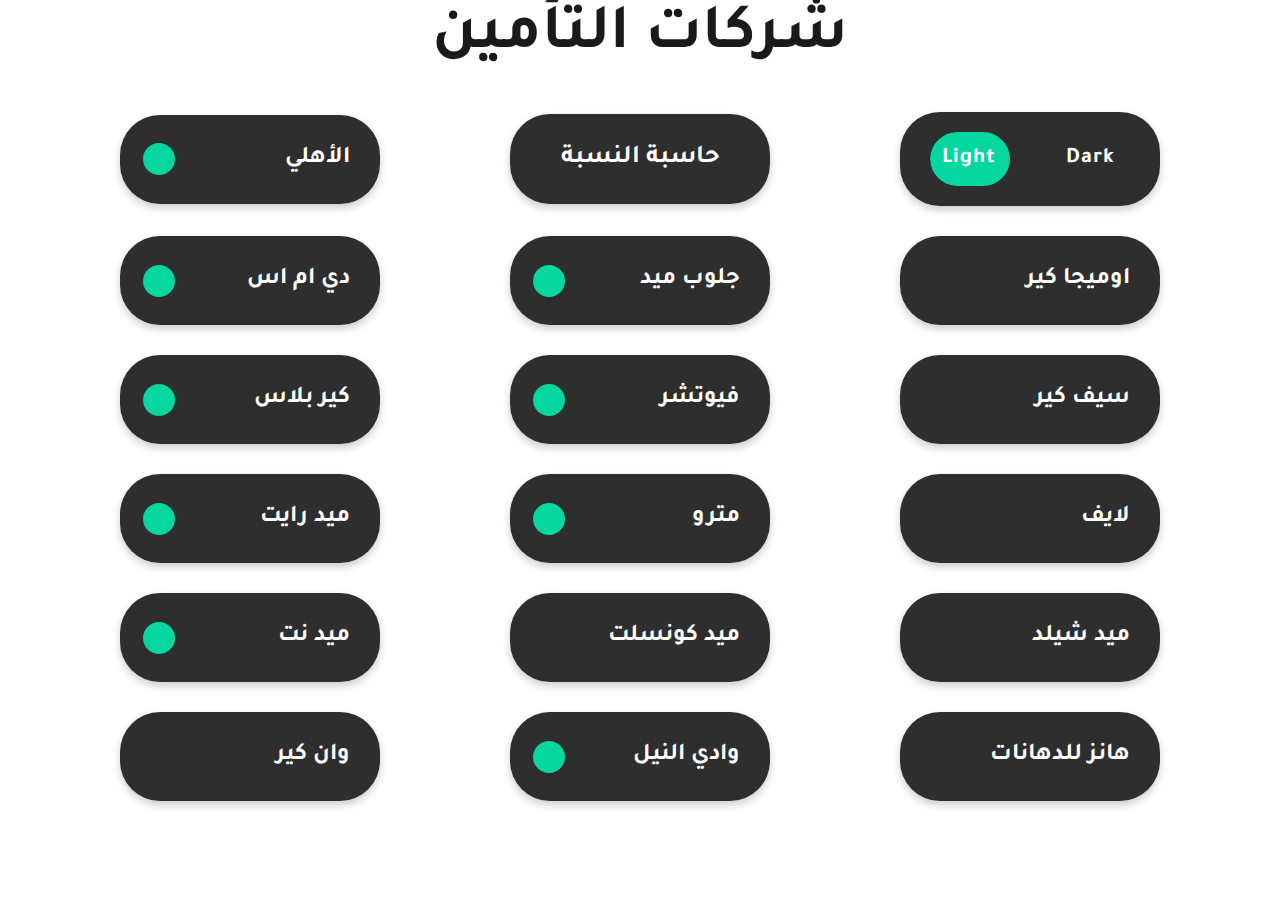
<file: index.html>
<!DOCTYPE html>
<html lang="ar" dir="rtl" data-theme='dark'>
  <head>
    <meta charset="UTF-8" />
    <meta name="viewport" content="width=device-width, initial-scale=1.0" />
    <title>شركات التأمين</title>
    <link rel="shortcut icon" href="/favicon.ico" />
    <link rel="icon" sizes="16x16 32x32 64x64" href="/favicon.ico" />
    <link rel="stylesheet" href="./style/main.css" />
    <link rel="manifest" href="manifest.webmanifest" />
    <link rel="apple-touch-icon" href="./icons/icon-192x192.png" />
    <link rel="apple-touch-icon" href="./icons/icon-256x256.png" />
    <link rel="apple-touch-icon" href="./icons/icon-384x384.png" />
    <link rel="apple-touch-icon" href="./icons/icon-512x512.png" />
    <meta name="apple-mobile-web-app-status-bar" content="#fff" />
    <meta name="theme-color" content="#fff" />
  </head>
  <body>
    <h1>شركات التأمين</h1>
    <div class="cards-wrab">

      <div class="card dark-mode-button">
        <div class="switch-button">
          <input name="theme" class="switch-button-checkbox" type="checkbox" id="dn"></input>
          <label class="switch-button-label" for=""><span class="switch-button-label-span">Light</span></label>
        </div>
      </div>


      <a href="percentage-calculator/index.html" class="card button">
        حاسبة النسبة
      </a>

      
      <div
        data-mobile="123456"
        data-address="شركة / الاهلي للخدمات الطبية
            :  
      57 ش مراد مبنى الجامعة - الدور 12 – الجيزة "
        class="card trigger"
      >
        <p class="company-name">الأهلي</p>
        <span class="btn-link ind" link="https://nicedeer.net/Account/Login">
        
        </span> <!--span link-->
        
      </div>

      <div
        data-mobile=""
        data-address="شركة / اوميجا كير للخدمات الطبيه:
      4أ/2 شارع سيد ندا – أمام بترو أمير – الاسيلكي – المعادي
      "
        class="card trigger"
      >
        <p class="company-name">اوميجا كير</p>
        <span class="ind stop"></span>
      </div>

      <div
        data-mobile=""
        data-address="شركة / جلوب ميد مصر:
      75 شارع 15 – المعادي 
      "
        class="card trigger"
      >
        <p class="company-name">جلوب ميد</p>
        <span class="btn-link ind" link="https://i-care.globemedegypt.com:8034/Index.cfm">  
        </span> <!--span link-->
        <ind></ind>
        
      </div>

      <div
        data-mobile=""
        data-address="شركة / الماسية ( دايموند للخدمات الطبية) (D.M.S) : 
      12ش عبد العظيم عوض الله متفرع من ميدان الحجاز - مصر الجديدة
      "
        class="card trigger"
      >
        <p class="company-name">دي ام اس</p>
        <span class="btn-link ind" link="https://www.dms-eg.net/Pharmacy/Pharmacy">
         
        </span> <!--span link-->
        
      </div>
      
      <div
        data-mobile="0225989160"
        data-address="شركة / سيف هيلث كير للخدمات الطبية:
      1 ش ميدان المحطة – عمارة معادي بالاس – دور 8 شقة 801
      "
        class="card trigger"
      >
        <p class="company-name">سيف كير</p>
        <span class="btn-link ind stop" link="https://nicedeer.net/Account/Login">
          
        </span> <!--span link-->
        
      </div>

      <div
        data-mobile=""
        data-address="شركة / المستقبل للرعاية الصحية ( فيوتشر هيلث كير ):
      12 شارع نادي الصيد الدور الثالث – الدقي – الجيزة
      "
        class="card trigger"
      >
        <p class="company-name">فيوتشر</p>
        <span class="btn-link ind link="https://nicedeer.net/Account/Login">
          
        </span> <!--span link-->
       
      </div>

      <div
        data-mobile=""
        data-address="شركة / كير بلس للرعاية الطبية:
      3 ش مصدق بالدقي – الدور 17/18 – الجيزة
      "
        class="card trigger"
      >
        <p class="company-name">كير بلاس</p>
        <span class="ind"></span>
      </div>
      <div
        data-mobile=""
        data-address="شركه لايف للخدمات الصحيه:
      1 شارع محمد شكري –العجوزه-الجيزه
      "
        class="card trigger"
      >
        <p class="company-name">لايف</p>
        <span class="btn-link ind stop" link="http://lifehc.com.eg/defaultSys.aspx">
 
        </span> <!--span link-->
        
      </div>

      <div
        data-mobile=""
        data-address="شركة / المركز الطبي لسكك حديد مصر:
      50 شارع الجلاء – الأزبكية – القاهرة
      "
        class="card trigger"
      >
        <p class="company-name">مترو</p>
        <span class="ind"></span>
      </div>

      <div
        data-mobile=""
        data-address="شركة / ميدرايت: 5ج/5 ش احمد كامل اللاسلكي – الدور الثاني – المعادي الجديدة – القاهرة
"
        class="card trigger"
      >
        <p class="company-name">ميد رايت</p>
        <span class="btn-link ind" link="http://onlinesystem.med-right.com/ETPAWebApplication/login?ReturnUrl=%2fETPAWebApplication%2fETPA%2fprofile">
          
        </span> <!--span link-->
        
      </div>

      <div
        data-mobile=""
        data-address="شركة / ميد شيلد لادارة الخدمات الطبية :
      مبني المجلس العربي للطفوله والتنميه بجوار مسجد الايمان— الدور 9 — مكرم عبيد— مدينه نصر
      "
        class="card trigger"
      >
        <p class="company-name">ميد شيلد</p>
        <span class="ind stop"></span>
      </div>

      <div
        data-mobile=""
        data-address="شركة / ميد كونسلت للاستشارات الطبية:
      5 شارع المقريزي – الزمالك – القاهرة
      "
        class="card trigger"
      >
        <p class="company-name">ميد كونسلت</p>
        <span class="ind stop"></span>
      </div>

      <div
        data-mobile=""
        data-address="شركة / ميد نت:
      8 شارع عبد السلام زكي – الكوربة – هليوبليس – القاهرة
      "
        class="card trigger"
      >
        <p class="company-name">ميد نت</p>
        <span class="btn-link ind" link="https://online.mednet-egypt.com/MedNeXtOnline/faces/pages/login.jspx">
         
        </span> <!--span link-->
        
      </div>

      <div
        data-mobile=""
        data-address="الشركة المصرية الألمانية هانز للدهانات والكيماويات/ 193 المجاوره الثانية الحي السادس عشر - الشيخ زايد"
        class="card trigger"
      >
        <p class="company-name">هانز للدهانات</p>
        <span class="ind stop"></span>
      </div>

      <div
        data-mobile="123"
        data-address="شركة / وادي النيل للخدمات الطبية والعلاجية (اللوتس ):
      28 ش الشهيد علي صالح – الماظه – خلف السوبر جيت – مصر الجديدة – القاهرة
      "
        class="card trigger"
      >
        <p class="company-name">وادي النيل</p>

        <span class="btn-link ind" link="http://196.218.153.11:930/FrmHome.aspx">
          
        </span> <!--span link-->
        
      </div>

      <div
        data-mobile="01277778668 / 01282997122"
        data-address="شركة وان كير للرعاية الصحية/ كورنيش المعادي مدخل 2 - شارع 3 - عمارة 3"
        class="card trigger"
      >
        <p class="company-name">وان كير</p>
        <span class="ind stop"></span>
        
      </div>

    </div>

    <div class="modal hidden">
      <button class="close-modal">&times;</button>
      <h1 id="title"></h1>
      <ul>
        <li id="mobile" title="الخط الساخن/رقم الموافقات"></li>
        <li id="address" title="العنوان"></li>
      </ul>
    </div>
    <div class="overlay hidden"></div>
<script src="./dark-mode.js"></script>
    <script src="app.js"></script>
  </body>
</html>
</file>
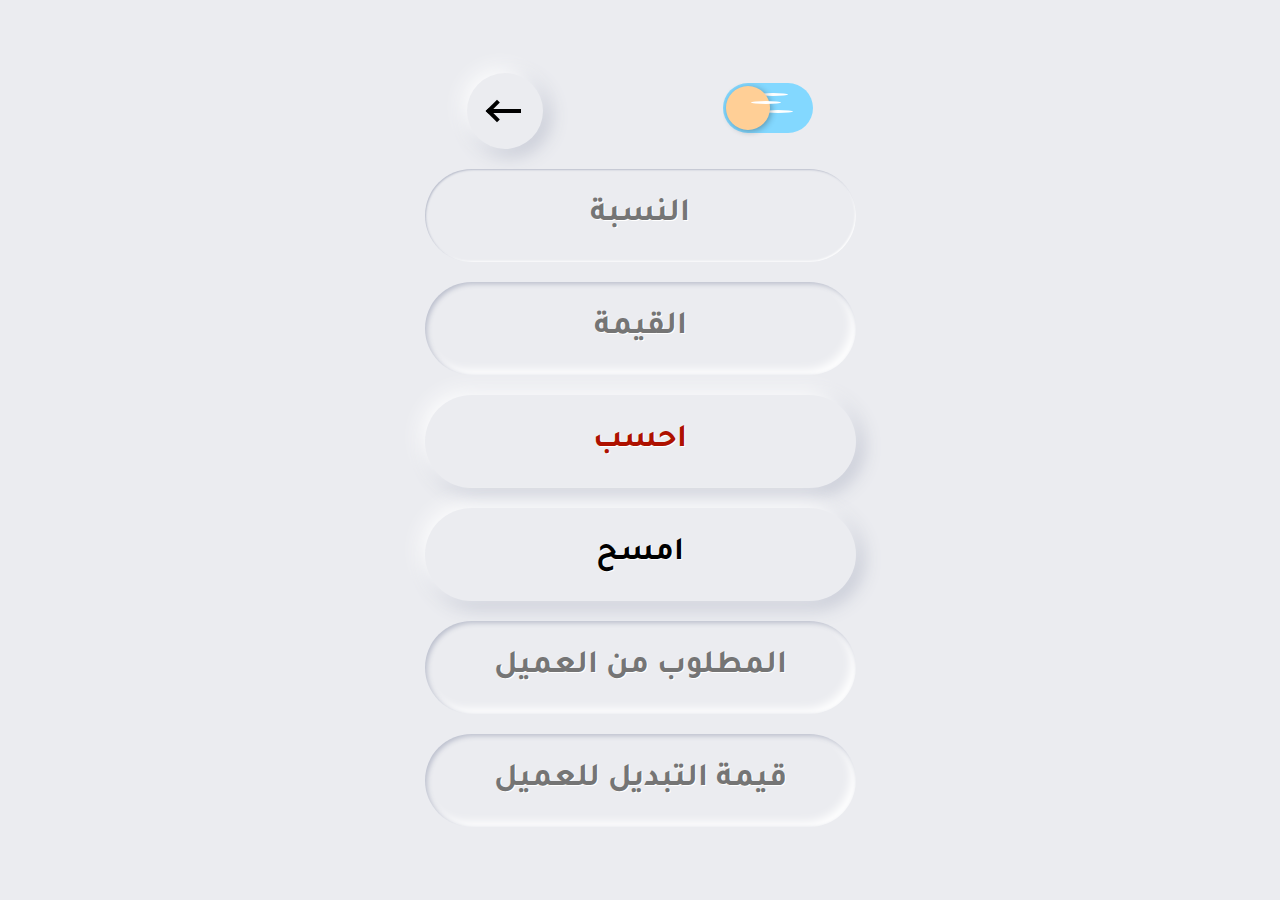
<file: percentage-calculator/index.html>
<!DOCTYPE html>
<html lang="en">
  <head>
    <meta charset="UTF-8" />
    <meta
      name="viewport"
      content="width=device-width, initial-scale=1.0"
    />
    <title>حاسبة النسبة</title>
    <link rel="shortcut icon" href="/favicon.ico" />
    <link rel="icon" sizes="16x16 32x32 64x64" href="/favicon.ico" />
    <link rel="stylesheet" href="./style/style.css" />
  </head>
  <body>
    <div class="calc-container">
      <div class="top-buttons">
        <button
          onclick="parent.location='https://dr-emad.pages.dev/'"
          class="back-btn"
        >
          <span class="gg-arrow-left"></span>
        </button>
        <div class="toggleWrapper">
          <input name="theme" type="checkbox" class="dn" id="dn" />
          <label for="dn" class="toggle">
            <span class="toggle_handler">
              <span class="crater crater--1"></span>
              <span class="crater crater--2"></span>
              <span class="crater crater--3"></span>
            </span>
            <span class="star star--1"></span>
            <span class="star star--2"></span>
            <span class="star star--3"></span>
            <span class="star star--4"></span>
            <span class="star star--5"></span>
            <span class="star star--6"></span>
          </label>
        </div>
      </div>
      <form>
        <div class="input">
          <label>
            <input
              type="number"
              placeholder="النسبة"
              id="percent"
              maxlength="2"
              autocomplete="off"
            />
          </label>
          <label>
            <input
              type="number"
              placeholder="القيمة"
              id="amount"
              maxlength="4"
              autocomplete="off"
            />
          </label>
          <button class="special-font-clr" id="calcBt" type="button">
            احسب
          </button>
        </div>
        <div class="output">
          <button id="deleteBt" type="reset">امسح</button>
          <label>
            <input
              type="number"
              class="result special-font-clr"
              placeholder="المطلوب من العميل"
              id="agentResult"
              value=""
              readonly
            />
          </label>
          <label>
            <input
              type="number"
              class="result special-font-clr"
              placeholder="قيمة التبديل للعميل"
              id="exchangeAmount"
              value=""
              readonly
            />
          </label>
        </div>
      </form>
    </div>
    <script src="./dark-mode.js"></script>
    <script src="./app.js"></script>
  </body>
</html>
</file>
<file: style/main.css>
@import url("https://fonts.googleapis.com/css2?family=Tajawal:wght@400;700&display=swap");
html {
  --background: #fff;
  --font-color: #1a1a1a;
  --font-color-model: #f34c4c;
  --light-grey: #e5e5e5;
  --light-green: #06d6a0;
  --light-red: #f34c4c;
  --light-yellow: #ffb73b;
  --dark-gray-color: #2e2e2e;
  --moov-color: #6c63ff;
}

html[data-theme='dark'] {
  --primary: #bb86fc;
  --primary-varient: #3700b3;
  --secondary: #03dac6;
  --font-color-model: #06d6a0;
  --background: #1a1a1a;
  --font-color: #fff;
  --light-grey: #353535;
  --light-green: #06d6a0;
  --light-yellow: #ffb73b;
  --dark-gray-color: #2e2e2e;
  --light-red: #f34c4c;
}

*::after,
*::before {
  -webkit-box-sizing: border-box;
          box-sizing: border-box;
}

* {
  margin: 0;
  padding: 0;
}

html {
  background-size: cover;
  width: 100%;
  height: 100%;
  background: var(--background);
  font-family: 'tajawal';
}

.ind {
  position: absolute;
  left: 15%;
  top: 50%;
  -webkit-transform: translate(-50%, -50%);
          transform: translate(-50%, -50%);
  width: 2em;
  height: 2em;
  background-color: currentColor;
  border-radius: 50%;
  color: var(--light-green);
}

.special {
  color: var(--light-yellow);
}

.stop {
  left: 10%;
  top: 34%;
  color: var(--light-red);
  opacity: 0;
  -webkit-animation: 1s linear infinite ind;
  animation: 1s linear infinite ind;
}

@-webkit-keyframes ind {
  0% {
    -webkit-transform: scale(0);
            transform: scale(0);
  }
  50% {
    opacity: 1;
    -webkit-transform: none;
            transform: none;
  }
  100% {
    opacity: 1;
    -webkit-transform: none;
            transform: none;
  }
}

@keyframes ind {
  0% {
    -webkit-transform: scale(0);
            transform: scale(0);
  }
  50% {
    opacity: 1;
    -webkit-transform: none;
            transform: none;
  }
  100% {
    opacity: 1;
    -webkit-transform: none;
            transform: none;
  }
}

h1 {
  font-size: 4em;
  text-align: center;
  color: var(--font-color);
  font-weight: bold;
}

.cards-wrab {
  margin: 20px;
  display: -webkit-box;
  display: -ms-flexbox;
  display: flex;
  -webkit-box-pack: space-evenly;
      -ms-flex-pack: space-evenly;
          justify-content: space-evenly;
  -ms-flex-wrap: wrap;
      flex-wrap: wrap;
  -webkit-box-align: center;
      -ms-flex-align: center;
          align-items: center;
  align-items: center;
}

.card {
  position: relative;
  margin: 15px 30px;
  padding: 30px;
  width: 100%;
  max-width: 200px;
  border-radius: 40px;
  -webkit-box-shadow: 0 4px 8px 0 rgba(0, 0, 0, 0.2);
          box-shadow: 0 4px 8px 0 rgba(0, 0, 0, 0.2);
  -webkit-transition: 0.3s;
  transition: 0.3s;
  display: -webkit-box;
  display: -ms-flexbox;
  display: flex;
  -webkit-box-pack: justify;
      -ms-flex-pack: justify;
          justify-content: space-between;
  -webkit-box-align: center;
      -ms-flex-align: center;
          align-items: center;
  background-color: var(--dark-gray-color);
  cursor: pointer;
  -webkit-transition: 0.4s;
  transition: 0.4s;
}

.card p {
  font-size: 1.5em;
  color: white;
  font-weight: bold;
}

.card:hover {
  -webkit-transform: scale(1.03, 1.03);
          transform: scale(1.03, 1.03);
  -webkit-box-shadow: 0 8px 16px 0 rgba(0, 0, 0, 0.2);
          box-shadow: 0 8px 16px 0 rgba(0, 0, 0, 0.2);
}

.button {
  display: block;
  color: white;
  text-decoration: none;
  font-size: 1.6em;
  font-weight: bold;
  text-align: center;
}

@media only screen and (max-width: 715px) {
  h1 {
    font-size: 3em;
    margin: 25px 0;
  }
  .ind {
    width: 1em;
    height: 1em;
  }
  .cards-wrab {
    margin: 0;
    width: 100%;
    max-width: 100%;
    -webkit-box-pack: center;
        -ms-flex-pack: center;
            justify-content: center;
  }
  .dark-mode-button {
    padding: 0;
    max-height: 9px;
  }
  .button {
    font-size: 1em;
  }
  .card {
    padding: 15px;
    max-width: 130px;
    margin: 15px 10px;
  }
  .card p {
    font-size: 1.1em;
    white-space: nowrap;
  }
}

.show-modal {
  font-size: 2rem;
  font-weight: 600;
  padding: 1.75rem 3.5rem;
  margin: 5rem 2rem;
  border: none;
  background-color: #fff;
  color: #444;
  border-radius: 10rem;
  cursor: pointer;
}

.close-modal {
  position: absolute;
  top: 0;
  right: 1.5rem;
  font-size: 6em;
  color: #333;
  cursor: pointer;
  border: none;
  background: none;
}

.close-modal:hover {
  color: var(--light-red);
}

#title {
  font-size: 3rem;
  margin-bottom: 2rem;
  font-weight: bold;
}

p {
  font-size: 1.8rem;
}

/* -------------------------- */
/* CLASSES TO MAKE MODAL WORK */
.hidden {
  display: none;
}

.modal {
  position: absolute;
  top: 50%;
  left: 50%;
  -webkit-transform: translate(-50%, -50%);
          transform: translate(-50%, -50%);
  width: 100%;
  max-width: 40vw;
  background-color: var(--background);
  padding: 6rem;
  border-radius: 5px;
  -webkit-box-shadow: 0 3rem 5rem rgba(0, 0, 0, 0.3);
          box-shadow: 0 3rem 5rem rgba(0, 0, 0, 0.3);
  z-index: 10;
}

.overlay {
  position: absolute;
  top: 0;
  left: 0;
  width: 100vw;
  height: 100vh;
  background-color: rgba(0, 0, 0, 0.6);
  -webkit-backdrop-filter: blur(3px);
          backdrop-filter: blur(3px);
  z-index: 5;
}

ul {
  list-style: none;
}

ul li {
  font-size: 2em;
  color: var(--font-color-model);
}

ul li[title]::before {
  content: attr(title);
  display: block;
  font-weight: bold;
  padding: 4px;
  font-size: 0.55em;
  color: var(--font-color);
}

@media only screen and (max-width: 715px) {
  #title {
    font-size: 1.5em;
  }
  ul li {
    font-size: 1.1em;
  }
  .close-modal {
    font-size: 3em;
  }
  .modal {
    max-width: 50vw;
  }
}

.dark-mode-button {
  --padding: 20px;
  padding-top: var(--padding);
  padding-bottom: var(--padding);
}

.switch-button {
  background: var(--dark-gray-color);
  border-radius: 30px;
  overflow: hidden;
  width: 200px;
  text-align: center;
  font-size: 22px;
  font-weight: bolder;
  letter-spacing: 1px;
  color: white;
  position: relative;
  padding-right: 120px;
  position: relative;
}

.switch-button:before {
  content: 'Dark';
  position: absolute;
  top: 0;
  bottom: 0;
  right: 0;
  width: 80px;
  display: -webkit-box;
  display: -ms-flexbox;
  display: flex;
  -webkit-box-align: center;
      -ms-flex-align: center;
          align-items: center;
  -webkit-box-pack: center;
      -ms-flex-pack: center;
          justify-content: center;
  z-index: 3;
  pointer-events: none;
}

.switch-button-checkbox {
  cursor: pointer;
  position: absolute;
  top: 0;
  left: 0;
  bottom: 0;
  width: 100%;
  height: 100%;
  opacity: 0;
  z-index: 2;
}

.switch-button-checkbox:checked + .switch-button-label:before {
  -webkit-transform: translateX(120px);
          transform: translateX(120px);
  -webkit-transition: -webkit-transform 300ms ease-in-out;
  transition: -webkit-transform 300ms ease-in-out;
  transition: transform 300ms ease-in-out;
  transition: transform 300ms ease-in-out, -webkit-transform 300ms ease-in-out;
}

.switch-button-checkbox + .switch-button-label {
  position: relative;
  padding: 14px;
  display: block;
  -webkit-user-select: none;
     -moz-user-select: none;
      -ms-user-select: none;
          user-select: none;
  pointer-events: none;
  isolation: isolate;
}

.switch-button-checkbox + .switch-button-label:before {
  content: '';
  background: var(--light-green);
  position: absolute;
  inset: 0;
  border-radius: 30px;
  -webkit-transition: -webkit-transform 300ms ease-in-out;
  transition: -webkit-transform 300ms ease-in-out;
  transition: transform 300ms ease-in-out;
  transition: transform 300ms ease-in-out, -webkit-transform 300ms ease-in-out;
  z-index: -1;
}

.switch-button-checkbox + .switch-button-label .switch-button-label-span {
  position: relative;
}

@media only screen and (max-width: 715px) {
  .switch-button {
    font-size: 10px;
    padding-right: 80px;
  }
  .switch-button:before {
    width: 55px;
  }
  .switch-button-checkbox:checked + .switch-button-label:before {
    -webkit-transform: translateX(76px);
            transform: translateX(76px);
  }
  .switch-button-checkbox + .switch-button-label {
    padding: 9px;
  }
}
/*# sourceMappingURL=main.css.map */
</file>
<file: percentage-calculator/style/style.css>
@import url("https://fonts.googleapis.com/css2?family=Tajawal:wght@400;500;700;800;900&display=swap");
html {
  --special-font-clr: #ae1100;
  --color-bg: #ebecf0;
  --color-shadow: #babecc;
  --color-white: #ffffff;
  --padding: 25px;
}

html[data-theme='dark'] {
  --special-font-clr: #13cfbc;
  --color-bg: #1a1a1a;
  --color-shadow: rgba(0, 0, 0, 0.9);
  --color-white: #1a1a1a;
  --font-color: white;
}

*,
*::after,
*::before {
  -webkit-box-sizing: border-box;
          box-sizing: border-box;
  -webkit-user-select: none;
     -moz-user-select: none;
      -ms-user-select: none;
          user-select: none;
}

body,
p,
input,
button {
  font-family: 'Tajawal';
  color: var(--font-color);
  font-size: 3vh;
}

body {
  background-color: var(--color-bg);
  display: -webkit-box;
  display: -ms-flexbox;
  display: flex;
  -webkit-box-orient: vertical;
  -webkit-box-direction: normal;
      -ms-flex-direction: column;
          flex-direction: column;
  -webkit-box-pack: center;
      -ms-flex-pack: center;
          justify-content: center;
  -webkit-box-align: center;
      -ms-flex-align: center;
          align-items: center;
  height: 100vh;
  overflow: hidden;
  margin: 0;
}

button {
  width: 100%;
  padding: 35px 0;
  color: var(--font-color);
  font-weight: bold;
  -webkit-box-shadow: -5px -5px 20px var(--color-white), 5px 5px 20px var(--color-shadow);
          box-shadow: -5px -5px 20px var(--color-white), 5px 5px 20px var(--color-shadow);
  -webkit-transition: all 0.2s ease-in-out;
  transition: all 0.2s ease-in-out;
  cursor: pointer;
  font-weight: 600;
}

button:hover {
  -webkit-box-shadow: -2px -2px 5px var(--color-white), 2px 2px 5px var(--color-shadow);
          box-shadow: -2px -2px 5px var(--color-white), 2px 2px 5px var(--color-shadow);
}

button:active {
  -webkit-box-shadow: inset 1px 1px 2px var(--color-shadow), inset -1px -1px 2px var(--color-white);
          box-shadow: inset 1px 1px 2px var(--color-shadow), inset -1px -1px 2px var(--color-white);
}

.back-btn {
  width: -webkit-max-content;
  width: -moz-max-content;
  width: max-content;
  padding: 0;
}

.back-btn .gg-arrow-left {
  -webkit-box-sizing: border-box;
          box-sizing: border-box;
  position: relative;
  display: block;
  -webkit-transform: scale(2);
          transform: scale(2);
  width: 22px;
  height: 22px;
}

.back-btn .gg-arrow-left::after, .back-btn .gg-arrow-left::before {
  content: '';
  display: block;
  -webkit-box-sizing: border-box;
          box-sizing: border-box;
  position: absolute;
  left: 3px;
}

.back-btn .gg-arrow-left::after {
  width: 8px;
  height: 8px;
  border-bottom: 2px solid;
  border-left: 2px solid;
  -webkit-transform: rotate(45deg);
          transform: rotate(45deg);
  bottom: 7px;
}

.back-btn .gg-arrow-left::before {
  width: 16px;
  height: 2px;
  bottom: 10px;
  background: currentColor;
}

.calc-container {
  display: -webkit-box;
  display: -ms-flexbox;
  display: flex;
  -webkit-box-align: center;
      -ms-flex-align: center;
          align-items: center;
  -webkit-box-pack: center;
      -ms-flex-pack: center;
          justify-content: center;
  -webkit-box-orient: vertical;
  -webkit-box-direction: normal;
      -ms-flex-direction: column;
          flex-direction: column;
  width: 38.4vh;
}

.calc-container .top-buttons {
  display: -webkit-box;
  display: -ms-flexbox;
  display: flex;
  -webkit-box-pack: justify;
      -ms-flex-pack: justify;
          justify-content: space-between;
  -webkit-box-align: center;
      -ms-flex-align: center;
          align-items: center;
  width: 100%;
}

@media only screen and (max-width: 600px) {
  .calc-container .top-buttons {
    width: 75%;
  }
  .calc-container .top-buttons button {
    padding: 20px;
  }
  .calc-container .top-buttons .gg-arrow-left {
    -webkit-transform: scale(1);
            transform: scale(1);
  }
}

.calc-container button,
.calc-container input {
  margin: 10px 0;
  text-align: center;
  font-weight: bolder;
  border: 0;
  outline: 0;
  font-size: 1.2em;
  border-radius: 60vh;
  padding: 3vh;
  background-color: var(--color-bg);
  text-shadow: 1px 1px 0 var(--color-white);
}

@media only screen and (max-width: 600px) {
  .calc-container button,
  .calc-container input {
    font-size: 1em;
    border-radius: 9vh;
    padding: 3vh 1vh;
  }
}

input {
  padding: var(--padding) 30px;
  -webkit-box-shadow: inset 2px 2px 5px var(--color-shadow), inset -5px -5px 10px var(--color-white);
          box-shadow: inset 2px 2px 5px var(--color-shadow), inset -5px -5px 10px var(--color-white);
  -webkit-box-sizing: border-box;
          box-sizing: border-box;
  -webkit-transition: 0.2s ease-in-out;
  transition: 0.2s ease-in-out;
}

input:focus {
  -webkit-box-shadow: inset 1px 1px 2px var(--color-shadow), inset -1px -1px 2px var(--color-white);
          box-shadow: inset 1px 1px 2px var(--color-shadow), inset -1px -1px 2px var(--color-white);
}

input::-webkit-outer-spin-button, input::-webkit-inner-spin-button {
  -webkit-appearance: none;
  margin: 0;
}

.result,
.special-font-clr {
  color: var(--special-font-clr);
}

.input,
.output {
  display: -webkit-box;
  display: -ms-flexbox;
  display: flex;
  -webkit-box-orient: vertical;
  -webkit-box-direction: normal;
      -ms-flex-direction: column;
          flex-direction: column;
  -webkit-box-pack: center;
      -ms-flex-pack: center;
          justify-content: center;
  -webkit-box-align: center;
      -ms-flex-align: center;
          align-items: center;
}

.toggleWrapper {
  overflow: hidden;
}

.toggleWrapper input {
  position: absolute;
  left: -99em;
}

.toggleWrapper .toggle {
  cursor: pointer;
  display: inline-block;
  position: relative;
  width: 90px;
  height: 50px;
  background-color: #83d8ff;
  border-radius: 84px;
  -webkit-transition: background-color 200ms cubic-bezier(0.445, 0.05, 0.55, 0.95);
  transition: background-color 200ms cubic-bezier(0.445, 0.05, 0.55, 0.95);
}

.toggleWrapper .toggle .toggle_handler {
  display: inline-block;
  position: relative;
  z-index: 1;
  top: 3px;
  left: 3px;
  width: 44px;
  height: 44px;
  background-color: #ffcf96;
  border-radius: 50px;
  -webkit-box-shadow: 0 2px 6px rgba(0, 0, 0, 0.3);
          box-shadow: 0 2px 6px rgba(0, 0, 0, 0.3);
  -webkit-transition: all 400ms cubic-bezier(0.68, -0.55, 0.265, 1.55);
  transition: all 400ms cubic-bezier(0.68, -0.55, 0.265, 1.55);
  -webkit-transform: rotate(-45deg);
          transform: rotate(-45deg);
}

.toggleWrapper .toggle .toggle_handler .crater {
  position: absolute;
  background-color: #e8cda5;
  opacity: 0;
  -webkit-transition: opacity 200ms ease-in-out;
  transition: opacity 200ms ease-in-out;
  border-radius: 100%;
}

.toggleWrapper .toggle .toggle_handler .crater--1 {
  top: 18px;
  left: 10px;
  width: 4px;
  height: 4px;
}

.toggleWrapper .toggle .toggle_handler .crater--2 {
  top: 28px;
  left: 22px;
  width: 6px;
  height: 6px;
}

.toggleWrapper .toggle .toggle_handler .crater--3 {
  top: 10px;
  left: 25px;
  width: 8px;
  height: 8px;
}

.toggleWrapper .toggle .star {
  position: absolute;
  background-color: #ffffff;
  -webkit-transition: all 300ms cubic-bezier(0.445, 0.05, 0.55, 0.95);
  transition: all 300ms cubic-bezier(0.445, 0.05, 0.55, 0.95);
  border-radius: 50%;
}

.toggleWrapper .toggle .star--1 {
  top: 10px;
  left: 35px;
  z-index: 0;
  width: 30px;
  height: 3px;
}

.toggleWrapper .toggle .star--2 {
  top: 18px;
  left: 28px;
  z-index: 1;
  width: 30px;
  height: 3px;
}

.toggleWrapper .toggle .star--3 {
  top: 27px;
  left: 40px;
  z-index: 0;
  width: 30px;
  height: 3px;
}

.toggleWrapper .toggle .star--4,
.toggleWrapper .toggle .star--5,
.toggleWrapper .toggle .star--6 {
  opacity: 0;
  -webkit-transition: all 300ms 0 cubic-bezier(0.445, 0.05, 0.55, 0.95);
  transition: all 300ms 0 cubic-bezier(0.445, 0.05, 0.55, 0.95);
}

.toggleWrapper .toggle .star--4 {
  top: 16px;
  left: 11px;
  z-index: 0;
  width: 2px;
  height: 2px;
  -webkit-transform: translate3d(3px, 0, 0);
          transform: translate3d(3px, 0, 0);
}

.toggleWrapper .toggle .star--5 {
  top: 32px;
  left: 17px;
  z-index: 0;
  width: 3px;
  height: 3px;
  -webkit-transform: translate3d(3px, 0, 0);
          transform: translate3d(3px, 0, 0);
}

.toggleWrapper .toggle .star--6 {
  top: 36px;
  left: 28px;
  z-index: 0;
  width: 2px;
  height: 2px;
  -webkit-transform: translate3d(3px, 0, 0);
          transform: translate3d(3px, 0, 0);
}

@media only screen and (max-width: 600px) {
  .toggleWrapper {
    -webkit-transform: scale(0.8);
            transform: scale(0.8);
  }
}

[type='checkbox']:checked + .toggle {
  background-color: #749dd6;
}

[type='checkbox']:checked + .toggle:before {
  color: #749ed7;
}

[type='checkbox']:checked + .toggle:after {
  color: #ffffff;
}

[type='checkbox']:checked + .toggle .calc-container {
  background-color: red;
}

[type='checkbox']:checked + .toggle .toggle_handler {
  background-color: #ffe5b5;
  -webkit-transform: translate3d(40px, 0, 0) rotate(0);
          transform: translate3d(40px, 0, 0) rotate(0);
}

[type='checkbox']:checked + .toggle .toggle_handler .crater {
  opacity: 1;
}

@-webkit-keyframes randomMove {
  0% {
    opacity: 0;
  }
  100% {
    opacity: 1;
  }
  0% {
    opacity: 0;
  }
}

@keyframes randomMove {
  0% {
    opacity: 0;
  }
  100% {
    opacity: 1;
  }
  0% {
    opacity: 0;
  }
}

[type='checkbox']:checked + .toggle .star--1,
[type='checkbox']:checked + .toggle .star--2,
[type='checkbox']:checked + .toggle .star--3,
[type='checkbox']:checked + .toggle .star--4,
[type='checkbox']:checked + .toggle .star--5,
[type='checkbox']:checked + .toggle .star--6 {
  animation: randomMove 3s infinite ease-in-out alternate-reverse;
}

[type='checkbox']:checked + .toggle .star--1 {
  width: 2px;
  height: 2px;
  -webkit-animation-delay: 2s;
          animation-delay: 2s;
}

[type='checkbox']:checked + .toggle .star--2 {
  width: 4px;
  height: 4px;
  -webkit-transform: translate3d(-7px, 0, 0);
          transform: translate3d(-7px, 0, 0);
  -webkit-animation-delay: 8s;
          animation-delay: 8s;
}

[type='checkbox']:checked + .toggle .star--3 {
  width: 2px;
  height: 2px;
  -webkit-transform: translate3d(-7px, 0, 0);
          transform: translate3d(-7px, 0, 0);
  -webkit-animation-delay: 5s;
          animation-delay: 5s;
}

[type='checkbox']:checked + .toggle .star--4,
[type='checkbox']:checked + .toggle .star--5,
[type='checkbox']:checked + .toggle .star--6 {
  opacity: 1;
  -webkit-transform: translate3d(0, 0, 0);
          transform: translate3d(0, 0, 0);
}

[type='checkbox']:checked + .toggle .star--4 {
  -webkit-transition: all 300ms 200ms cubic-bezier(0.445, 0.05, 0.55, 0.95);
  transition: all 300ms 200ms cubic-bezier(0.445, 0.05, 0.55, 0.95);
  -webkit-animation-delay: 12s;
          animation-delay: 12s;
}

[type='checkbox']:checked + .toggle .star--5 {
  -webkit-transition: all 300ms 300ms cubic-bezier(0.445, 0.05, 0.55, 0.95);
  transition: all 300ms 300ms cubic-bezier(0.445, 0.05, 0.55, 0.95);
  -webkit-animation-delay: 9s;
          animation-delay: 9s;
}

[type='checkbox']:checked + .toggle .star--6 {
  -webkit-transition: all 300ms 400ms cubic-bezier(0.445, 0.05, 0.55, 0.95);
  transition: all 300ms 400ms cubic-bezier(0.445, 0.05, 0.55, 0.95);
  -webkit-animation-delay: 1s;
          animation-delay: 1s;
}
/*# sourceMappingURL=style.css.map */
</file>
